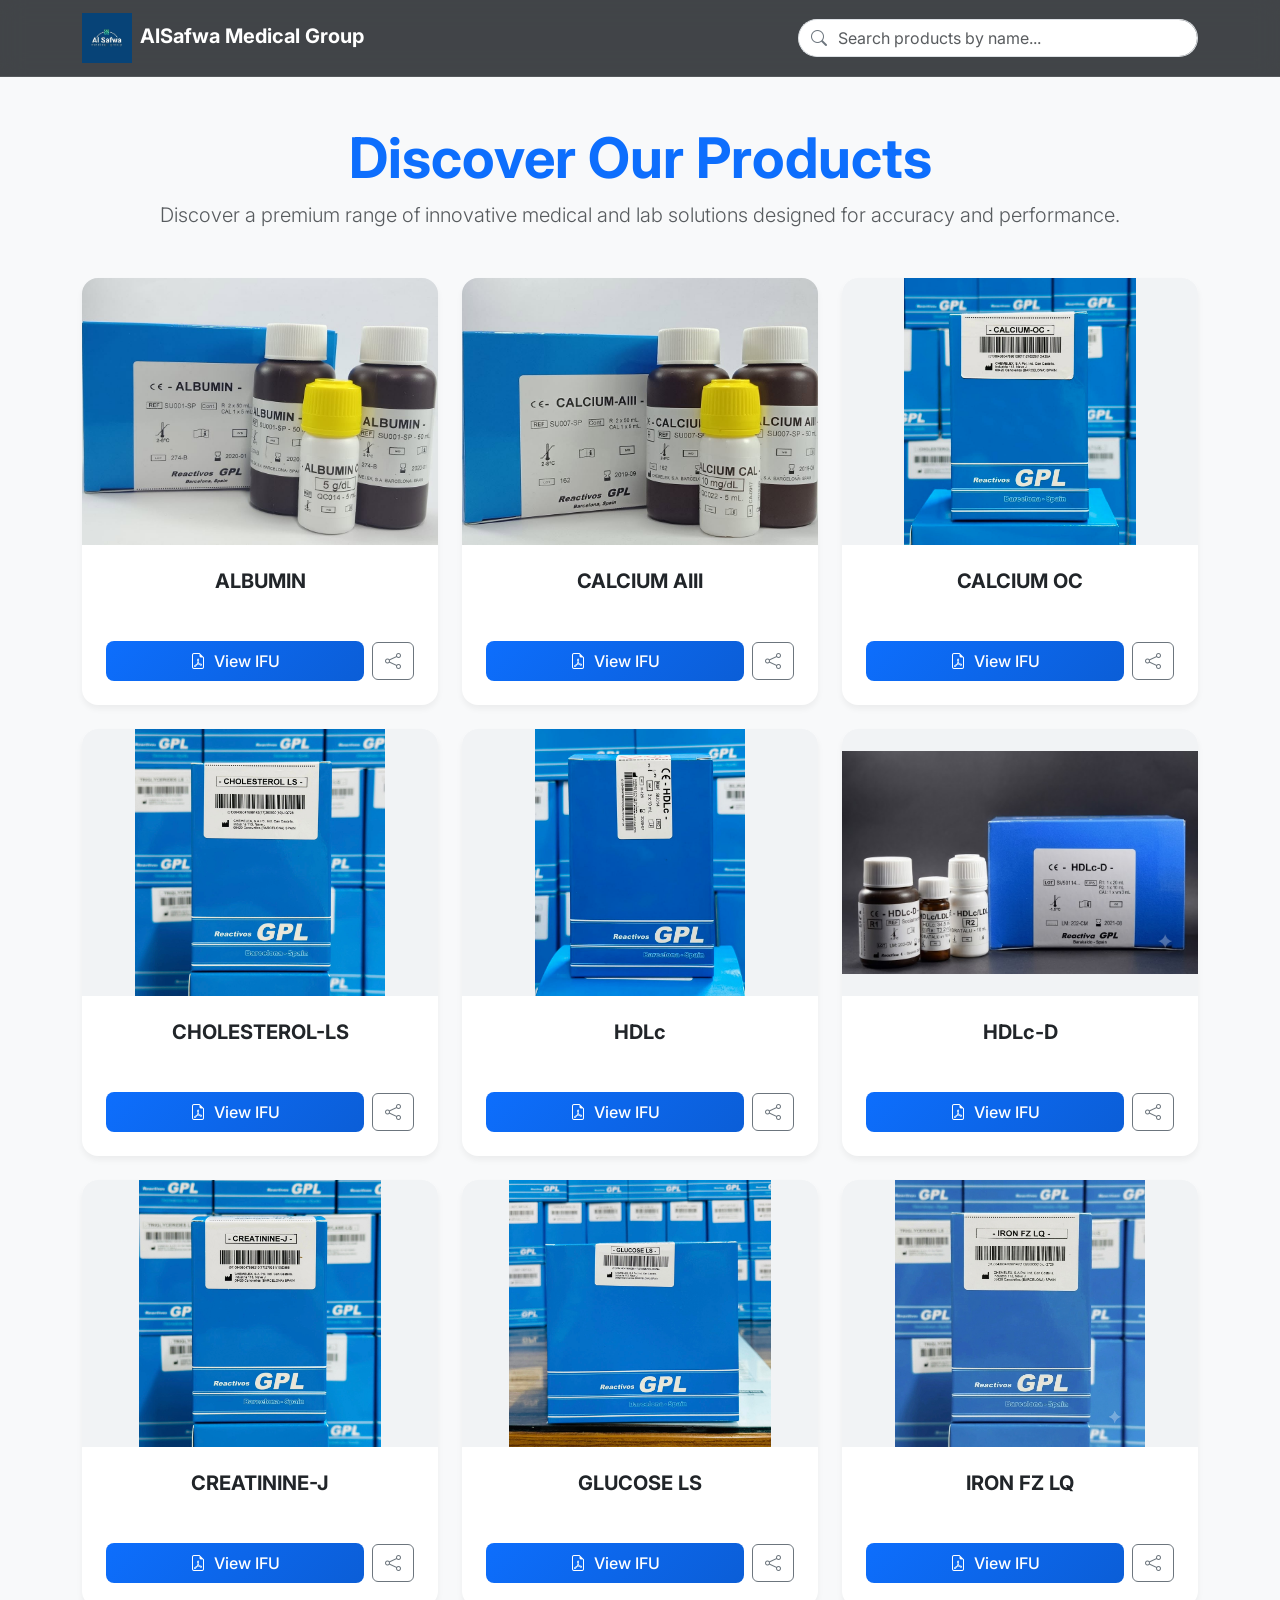
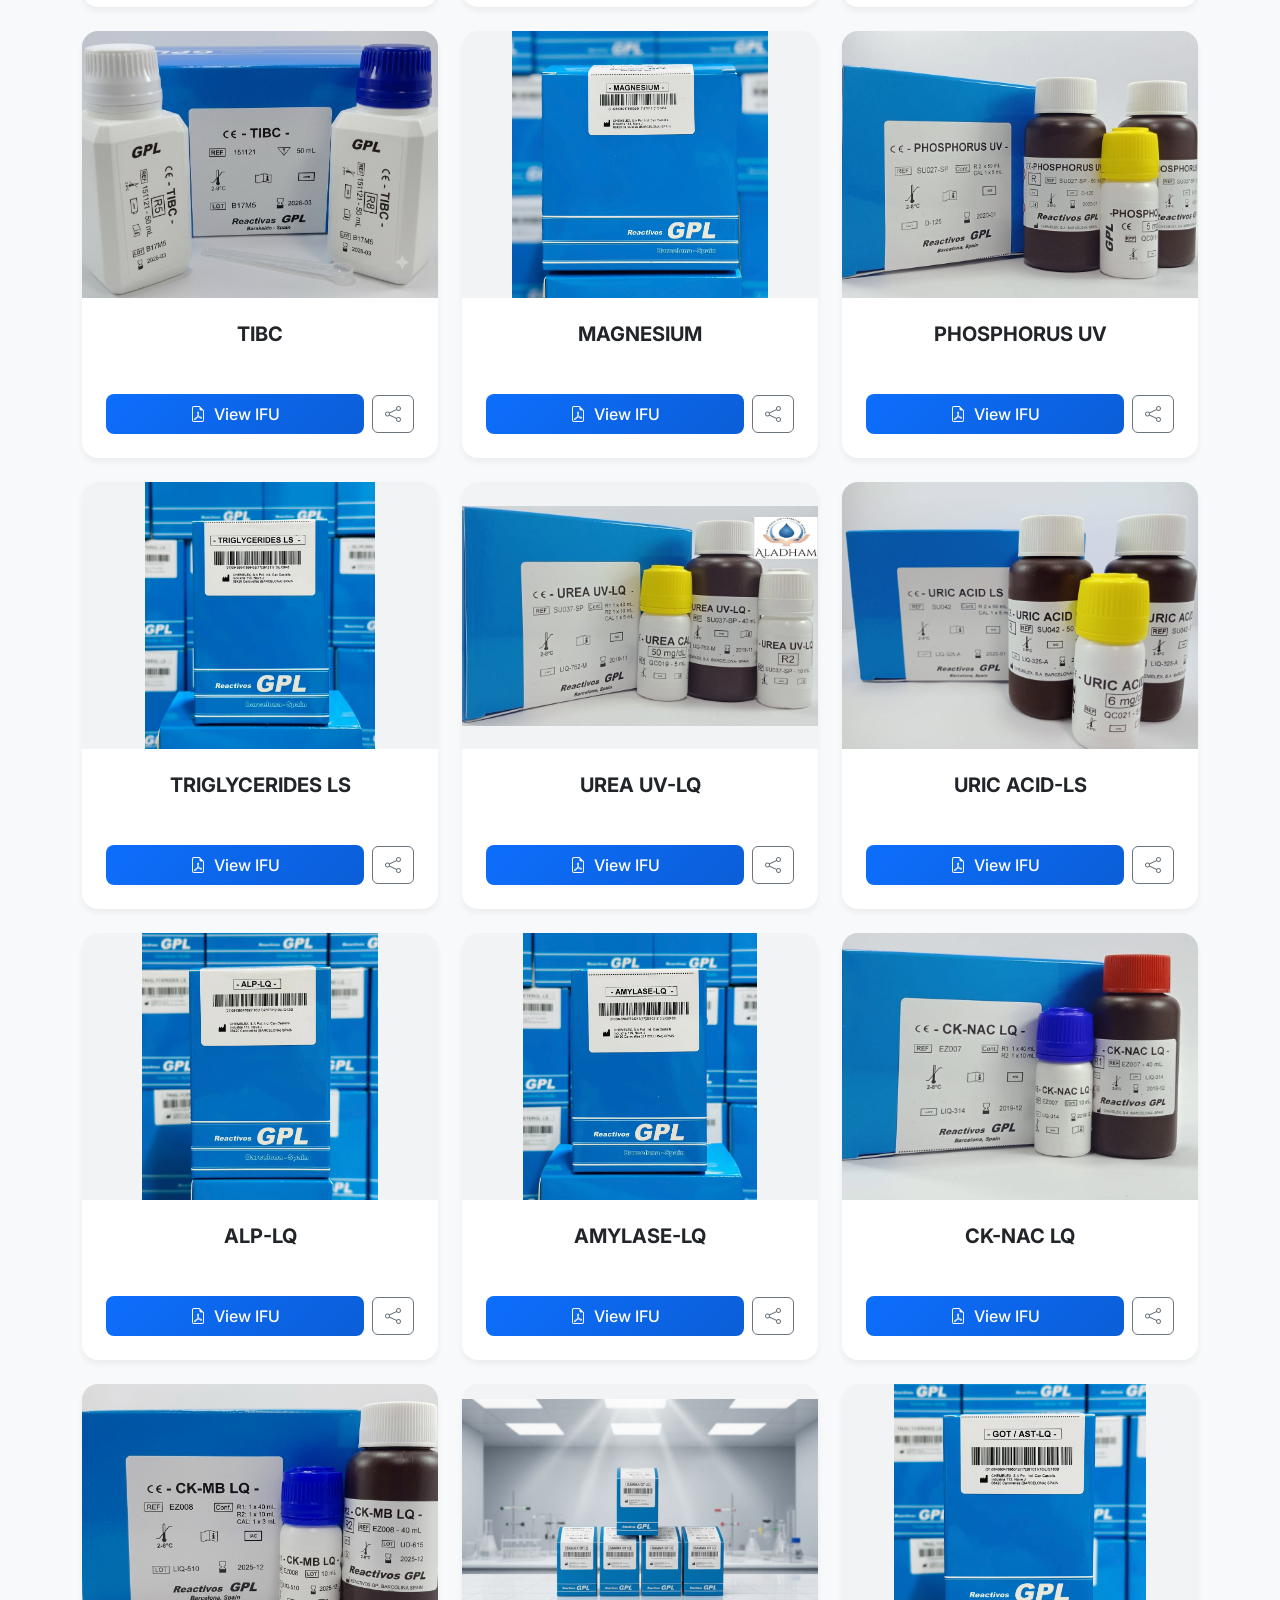
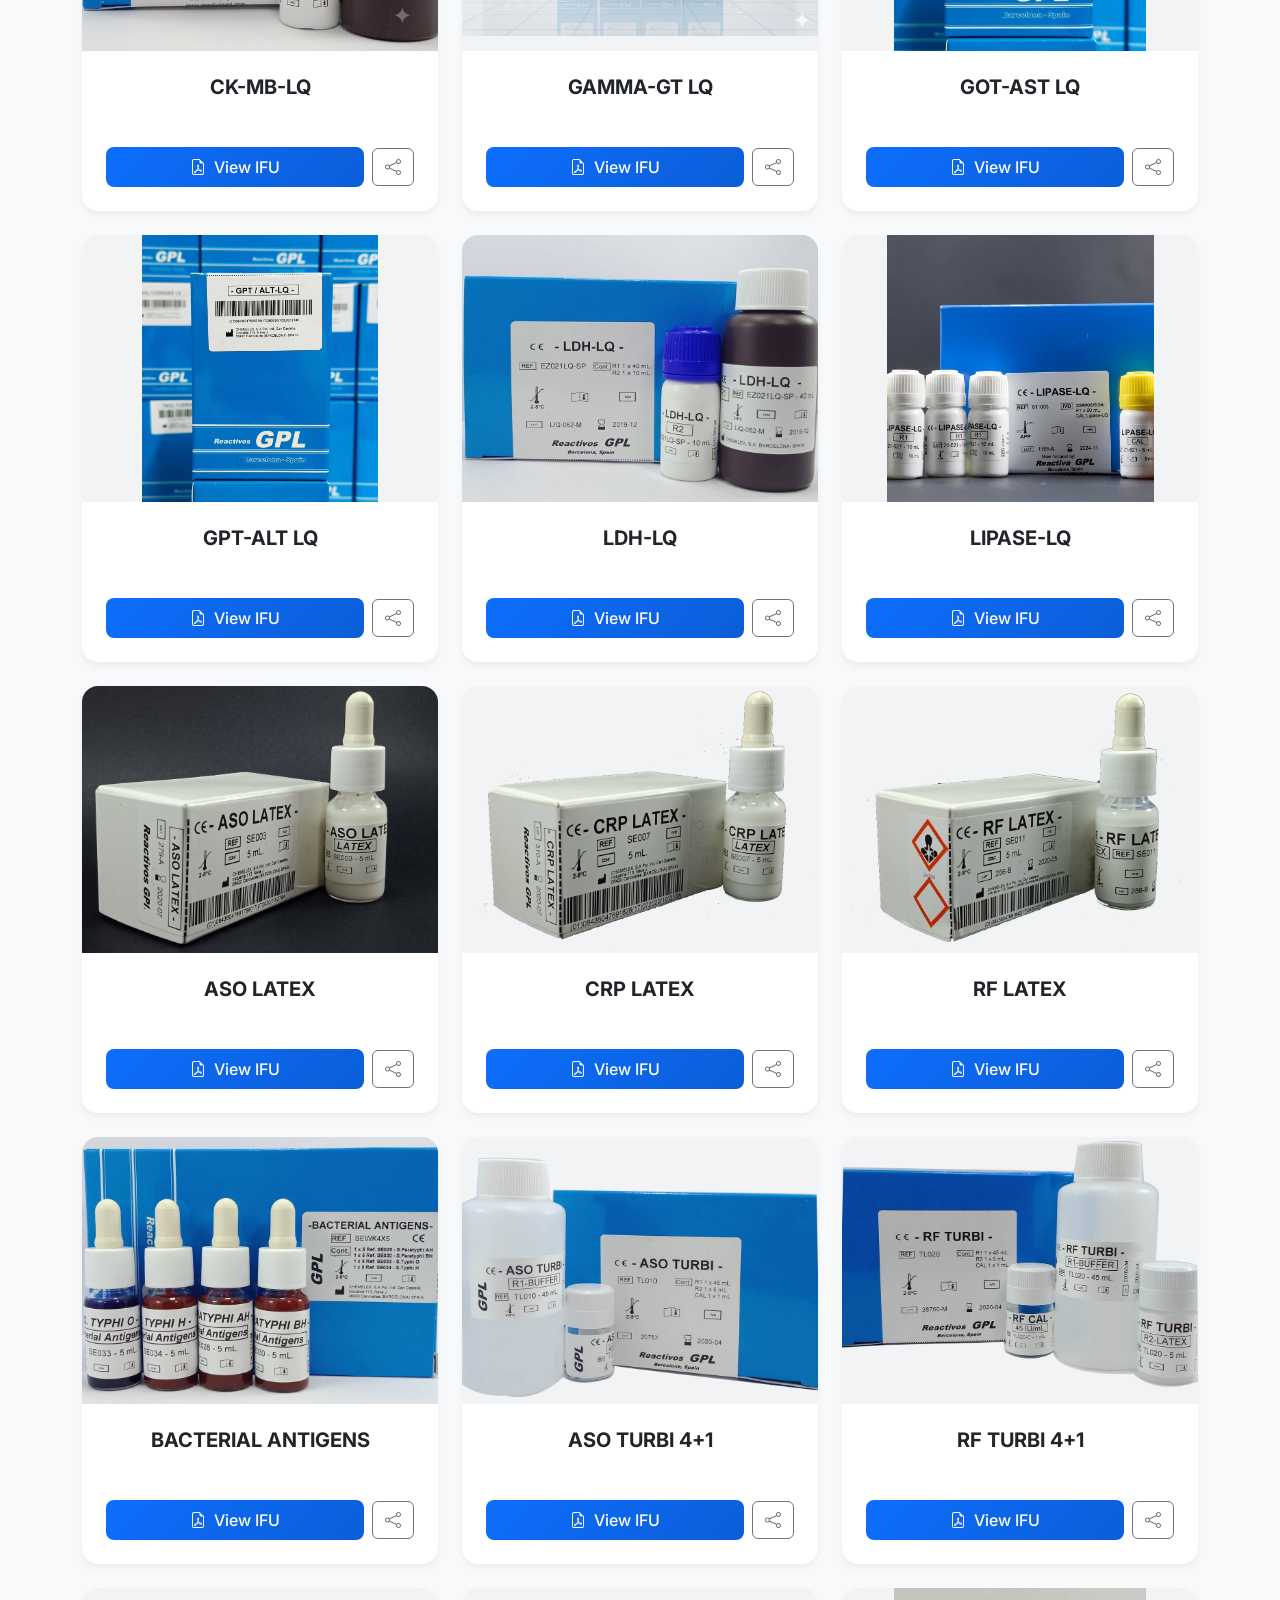
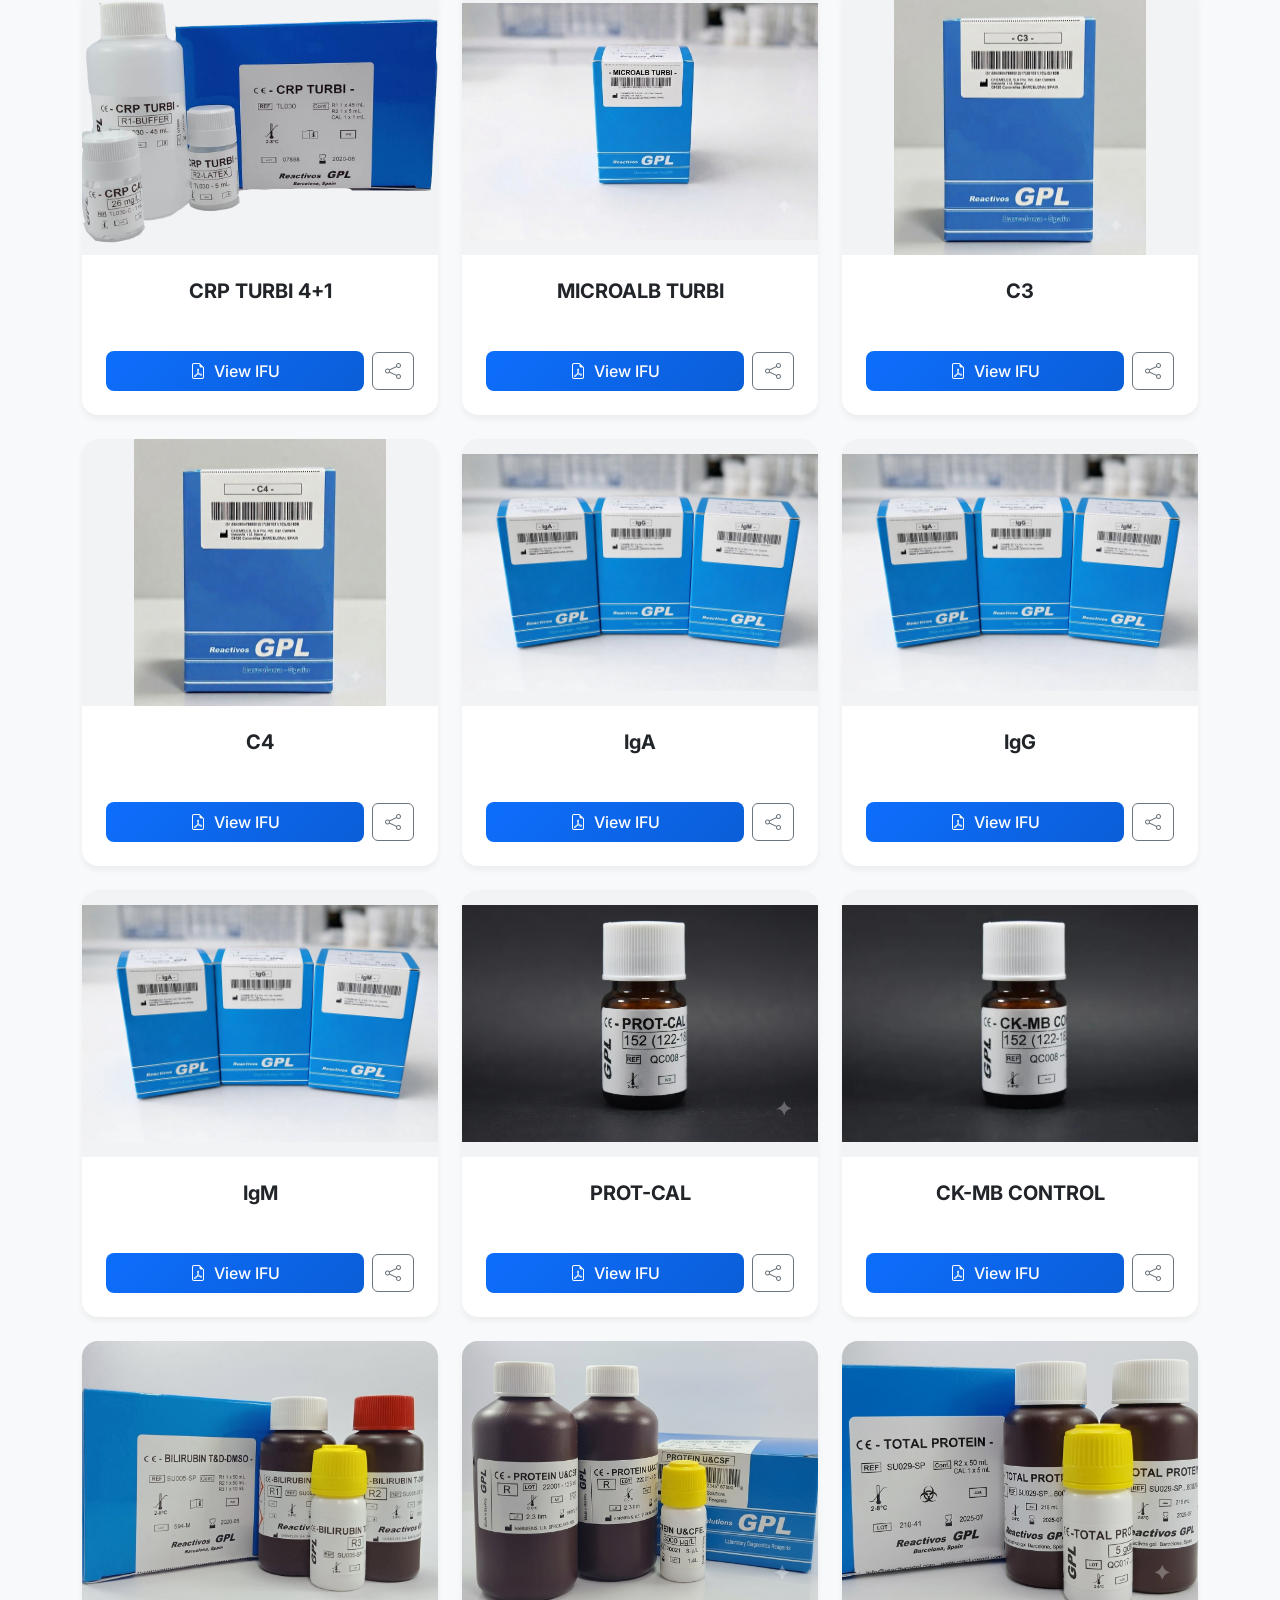
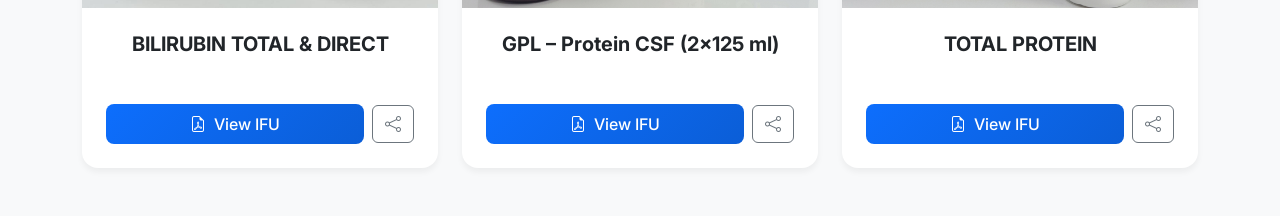
<file: index.html>
<!DOCTYPE html>
<html lang="en">

<head>
    <meta charset="UTF-8">
    <meta name="viewport" content="width=device-width, initial-scale=1.0">
    <meta name="description" content="Responsive Product Catalog with Real-time Search">
    <title>Product Catalog - AlSafwa</title>
    <!-- Bootstrap 5 CSS -->
    <link href="https://cdn.jsdelivr.net/npm/bootstrap@5.3.2/dist/css/bootstrap.min.css" rel="stylesheet">
    <!-- Bootstrap Icons -->
    <link href="https://cdn.jsdelivr.net/npm/bootstrap-icons@1.11.1/font/bootstrap-icons.css" rel="stylesheet">
    <!-- Custom CSS -->
    <link rel="stylesheet" href="style.css">
    <!-- Google Fonts -->
    <link href="https://fonts.googleapis.com/css2?family=Inter:wght@300;400;500;600;700&display=swap" rel="stylesheet">
</head>

<body>
    <!-- Navbar with Search -->
    <nav class="navbar navbar-expand-lg navbar-dark bg-dark sticky-top glassmorphism-nav">
        <div class="container">
            <a class="navbar-brand fw-bold" href="index.html">
                <img src="assets/images/logo.jpg" alt="AlSafwa Medical Group" class="me-2" style="height: 50px;">AlSafwa
                Medical Group
            </a>
            <button class="navbar-toggler" type="button" data-bs-toggle="collapse" data-bs-target="#navbarContent"
                aria-controls="navbarContent" aria-expanded="false" aria-label="Toggle navigation">
                <span class="navbar-toggler-icon"></span>
            </button>
            <div class="collapse navbar-collapse" id="navbarContent">
                <form class="d-flex ms-auto w-100 mt-3 mt-lg-0" style="max-width: 400px;"
                    onsubmit="event.preventDefault();">
                    <div class="input-group">
                        <span class="input-group-text bg-white border-end-0"><i class="bi bi-search"></i></span>
                        <input class="form-control border-start-0 ps-0 shadow-none" type="search" id="searchInput"
                            placeholder="Search products by name..." aria-label="Search">
                    </div>
                </form>
            </div>
        </div>
    </nav>

    <!-- Main Content -->
    <main class="container my-5">
        <div class="text-center mb-5">
            <h1 class="display-4 fw-bold text-primary">Discover Our Products</h1>
            <p class="lead text-muted">Discover a premium range of innovative medical and lab solutions designed for
                accuracy and performance.</p>
        </div>

        <!-- Toast Notification for Share Success -->
        <div class="toast-container position-fixed bottom-0 end-0 p-3" style="z-index: 1055;">
            <div id="shareToast" class="toast align-items-center text-bg-success border-0 shadow-lg" role="alert"
                aria-live="assertive" aria-atomic="true">
                <div class="d-flex">
                    <div class="toast-body fw-medium">
                        <i class="bi bi-check-circle-fill me-2"></i><span id="toastMessage">Product shared
                            successfully!</span>
                    </div>
                    <button type="button" class="btn-close btn-close-white me-2 m-auto" data-bs-dismiss="toast"
                        aria-label="Close"></button>
                </div>
            </div>
        </div>

        <!-- Product Grid -->
        <div class="row g-4" id="productGrid">
            <!-- Products will be injected here by JavaScript -->
        </div>

        <!-- Empty State -->
        <div id="emptyState" class="text-center d-none py-5">
            <i class="bi bi-search display-1 text-muted"></i>
            <h3 class="mt-3">No products found</h3>
            <p class="text-muted">Try adjusting your search criteria.</p>
        </div>
    </main>

    <!-- Bootstrap JS Bundle -->
    <script src="https://cdn.jsdelivr.net/npm/bootstrap@5.3.2/dist/js/bootstrap.bundle.min.js"></script>
    <!-- Custom Logic -->
    <script src="script.js"></script>
</body>

</html>
</file>
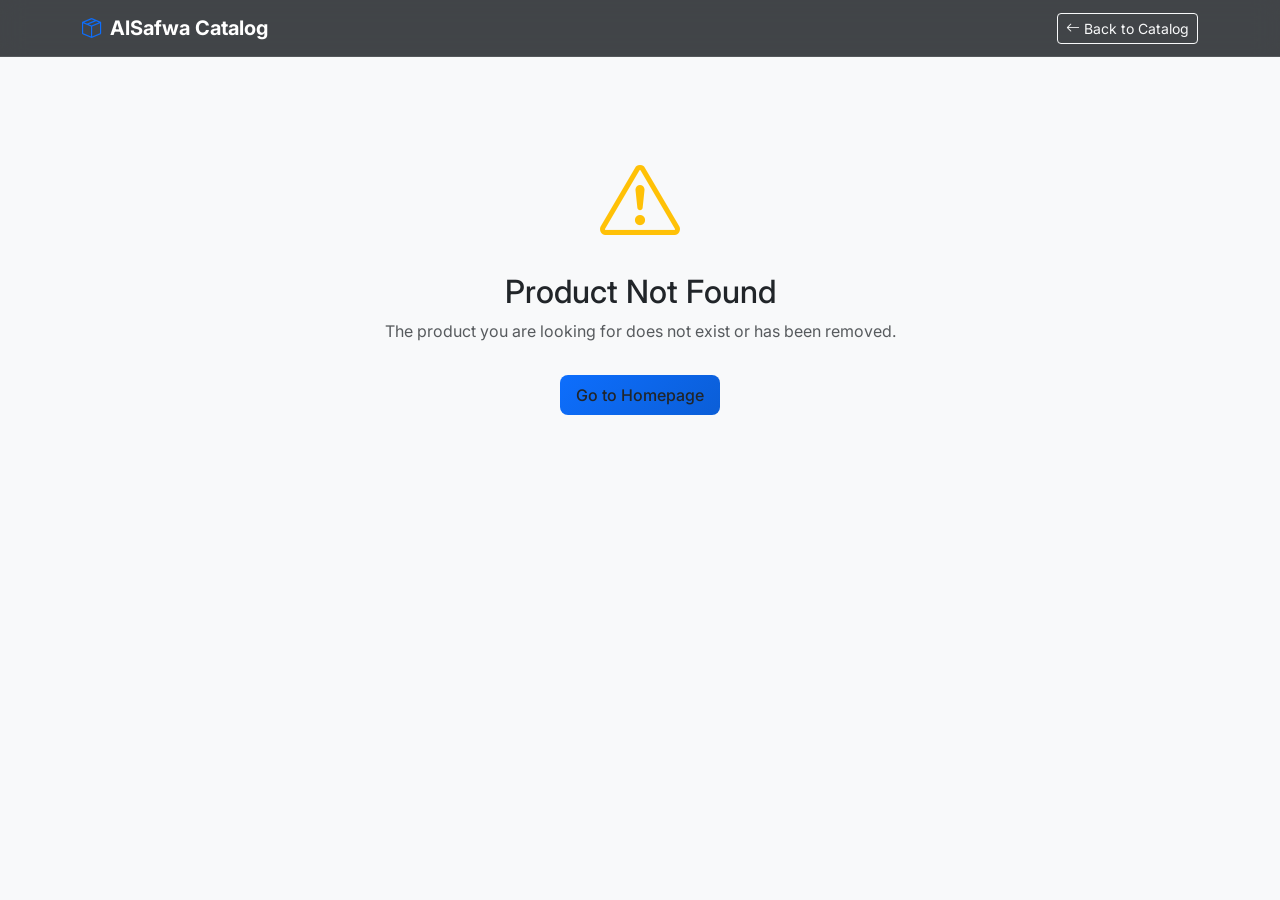
<file: product.html>
<!DOCTYPE html>
<html lang="en">
<head>
    <meta charset="UTF-8">
    <meta name="viewport" content="width=device-width, initial-scale=1.0">
    <meta name="description" content="Product Details">
    <title>Product Details - AlSafwa</title>
    <!-- Bootstrap 5 CSS -->
    <link href="https://cdn.jsdelivr.net/npm/bootstrap@5.3.2/dist/css/bootstrap.min.css" rel="stylesheet">
    <!-- Bootstrap Icons -->
    <link href="https://cdn.jsdelivr.net/npm/bootstrap-icons@1.11.1/font/bootstrap-icons.css" rel="stylesheet">
    <!-- Custom CSS -->
    <link rel="stylesheet" href="style.css">
    <!-- Google Fonts -->
    <link href="https://fonts.googleapis.com/css2?family=Inter:wght@300;400;500;600;700&display=swap" rel="stylesheet">
</head>
<body>
    <!-- Navbar -->
    <nav class="navbar navbar-expand-lg navbar-dark bg-dark sticky-top glassmorphism-nav">
        <div class="container">
            <a class="navbar-brand fw-bold" href="index.html">
                <i class="bi bi-box-seam text-primary me-2"></i>AlSafwa Catalog
            </a>
            <a href="index.html" class="btn btn-outline-light btn-sm ms-auto">
                <i class="bi bi-arrow-left me-1"></i>Back to Catalog
            </a>
        </div>
    </nav>

    <!-- Main Content -->
    <main class="container my-5" id="productDetailsContainer">
        <!-- Details will be injected by JavaScript -->
        <div class="text-center py-5">
            <div class="spinner-border text-primary" role="status">
                <span class="visually-hidden">Loading...</span>
            </div>
        </div>
    </main>

    <!-- Toast Notification for Share Success -->
    <div class="toast-container position-fixed bottom-0 end-0 p-3" style="z-index: 1055;">
        <div id="shareToast" class="toast align-items-center text-bg-success border-0 shadow-lg" role="alert" aria-live="assertive" aria-atomic="true">
            <div class="d-flex">
                <div class="toast-body fw-medium">
                    <i class="bi bi-check-circle-fill me-2"></i><span id="toastMessage">Product shared successfully!</span>
                </div>
                <button type="button" class="btn-close btn-close-white me-2 m-auto" data-bs-dismiss="toast" aria-label="Close"></button>
            </div>
        </div>
    </div>

    <!-- Bootstrap JS Bundle -->
    <script src="https://cdn.jsdelivr.net/npm/bootstrap@5.3.2/dist/js/bootstrap.bundle.min.js"></script>
    <!-- Custom Logic -->
    <script src="script.js"></script>
    <script>
        // Specific logic for product details page to load product automatically
        document.addEventListener('DOMContentLoaded', () => {
            loadProductDetails();
        });
    </script>
</body>
</html>
</file>
<file: style.css>
/* style.css */
:root {
    --primary-color: #0d6efd;
    --primary-hover: #0b5ed7;
    --secondary-color: #6c757d;
    --bg-color: #f8f9fa;
    --card-bg: #ffffff;
    --text-color: #212529;
}

body {
    font-family: 'Inter', sans-serif;
    background-color: var(--bg-color);
    color: var(--text-color);
    -webkit-font-smoothing: antialiased;
}

/* Typography Enhancements */
.text-gradient {
    background: linear-gradient(135deg, #0d6efd, #6610f2);
    -webkit-background-clip: text;
    -webkit-text-fill-color: transparent;
    background-clip: text;
}

/* Navbar */
.glassmorphism-nav {
    background: rgba(33, 37, 41, 0.85) !important;
    backdrop-filter: blur(12px);
    border-bottom: 1px solid rgba(255, 255, 255, 0.1);
}

/* Search Bar */
.input-group-text, .form-control {
    border-radius: 30px;
    border-color: #dee2e6;
}
.input-group-text {
    border-top-right-radius: 0;
    border-bottom-right-radius: 0;
    color: #6c757d;
}
.form-control {
    border-top-left-radius: 0;
    border-bottom-left-radius: 0;
}
.form-control:focus {
    box-shadow: none;
    border-color: #dee2e6;
}

/* Product Cards */
.product-card {
    border: none;
    border-radius: 16px;
    overflow: hidden;
    transition: transform 0.3s ease, box-shadow 0.3s ease;
    background-color: var(--card-bg);
    box-shadow: 0 4px 6px rgba(0, 0, 0, 0.05);
    cursor: pointer;
}



.product-img-wrapper {
    position: relative;
    padding-top: 75%; /* 4:3 Aspect Ratio */
    overflow: hidden;
    background-color: #f1f3f5;
}

.product-img-wrapper img {
    position: absolute;
    top: 0;
    left: 0;
    width: 100%;
    height: 100%;
    object-fit: contain;
}

.card-body {
    padding: 1.5rem;
}

.card-title {
    font-size: 1.25rem;
    font-weight: 600;
    margin-bottom: 1.5rem;
    color: var(--text-color);
}

/* Buttons */
.btn-primary-custom {
    background: linear-gradient(135deg, #0d6efd, #0b5ed7);
    border: none;
    font-weight: 500;
    border-radius: 8px;
    padding: 0.5rem 1rem;
    transition: all 0.2s ease;
}

.btn-primary-custom:hover {
    box-shadow: 0 4px 12px rgba(13, 110, 253, 0.3);
    transform: translateY(-2px);
}

.btn-icon {
    display: inline-flex;
    align-items: center;
    justify-content: center;
    gap: 0.5rem;
}

/* Product Details Page */
.details-image-wrapper {
    border-radius: 20px;
    overflow: hidden;
    box-shadow: 0 10px 30px rgba(0,0,0,0.1);
}

.details-image-wrapper img {
    width: 100%;
    height: auto;
    object-fit: cover;
}

.details-card {
    background: white;
    border-radius: 20px;
    padding: 3rem;
    box-shadow: 0 4px 20px rgba(0,0,0,0.05);
}

/* Responsive adjustments */
@media (max-width: 768px) {
    .details-card {
        padding: 1.5rem;
        margin-top: 1.5rem;
    }
}
</file>
